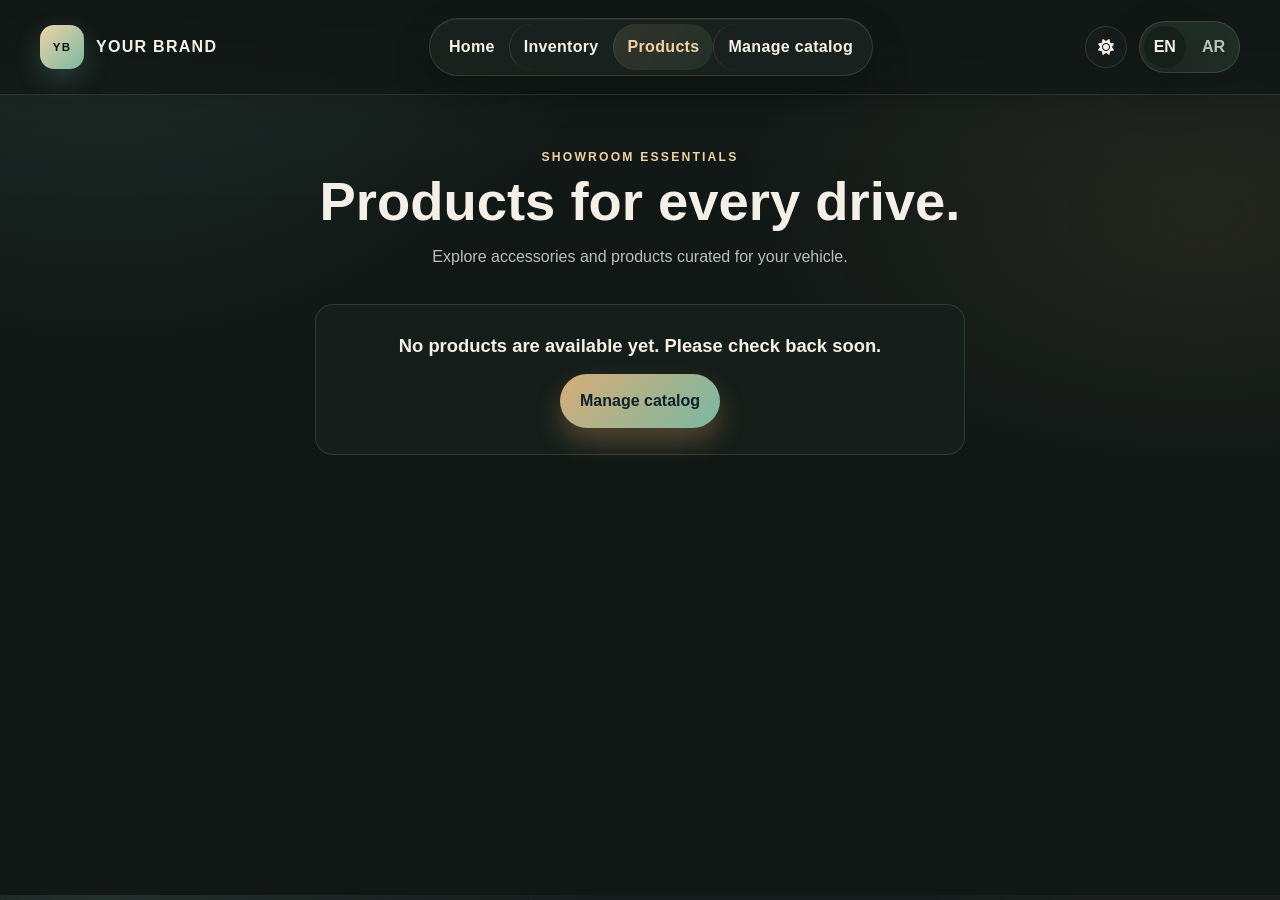
<file: products.html>
<!DOCTYPE html>
<html lang="en" dir="ltr">
  <head>
    <meta charset="UTF-8" />
    <meta name="viewport" content="width=device-width, initial-scale=1.0" />
    <meta name="description" content="Browse vehicle accessories and products at Your Brand." />
    <meta property="og:type" content="website" />
    <meta property="og:site_name" content="Your Brand" />
    <meta property="og:title" content="Your Brand | Products" />
    <meta property="og:description" content="Browse automotive accessories and products at Your Brand." />
    <meta property="og:locale" content="en_US" />
    <meta name="twitter:card" content="summary" />
    <title>Your Brand | Products</title>
    <link rel="preconnect" href="https://cdnjs.cloudflare.com" crossorigin />
    <link rel="stylesheet" href="https://cdnjs.cloudflare.com/ajax/libs/font-awesome/6.5.2/css/all.min.css" />
    <link rel="stylesheet" href="styles.css" />
    <script src="app.js" defer></script>
  </head>
  <body data-page="products">
    <header class="site-header">
      <div class="container header-inner">
        <a href="index.html" class="brand" aria-label="Your Brand home">
          <span class="brand-mark" aria-hidden="true"></span>
          <span>Your Brand</span>
        </a>
        <nav class="main-nav" aria-label="Main navigation" data-i18n-aria-label="mainNavigation">
          <a href="index.html" data-i18n="navHome">Home</a>
          <a href="inventory.html" data-i18n="navInventory">Inventory</a>
          <a href="products.html" aria-current="page" data-i18n="navbarProducts">Products</a>
          <a href="admin.html" data-i18n="navAdmin">Manage catalog</a>
        </nav>
        <div class="control-row">
          <button id="theme-toggle" class="icon-button" aria-label="Switch to light mode"><i class="fas fa-moon"></i></button>
          <div class="lang-switcher" aria-label="Language switcher" data-i18n-aria-label="languageSwitcher">
            <button class="lang-option is-active" data-lang-option="en" aria-pressed="true">EN</button>
            <button class="lang-option" data-lang-option="ar" aria-pressed="false">AR</button>
          </div>
        </div>
      </div>
    </header>

    <main class="products-page">
      <div class="container">
        <header class="products-heading" data-reveal>
          <span class="eyebrow" data-i18n="productsEyebrow">Showroom essentials</span>
          <h1 data-i18n="productsTitle">Products for every drive.</h1>
          <p data-i18n="productsIntro">Explore accessories and products curated for your vehicle.</p>
        </header>
        <div id="products-grid" class="products-grid" aria-live="polite"></div>
        <div id="products-empty" class="empty-card products-empty" hidden>
          <h2 data-i18n="productsEmpty">No products are available yet. Please check back soon.</h2>
          <a class="btn btn-primary" href="admin.html" data-i18n="navAdmin">Manage catalog</a>
        </div>
      </div>
    </main>
  </body>
</html>
</file>
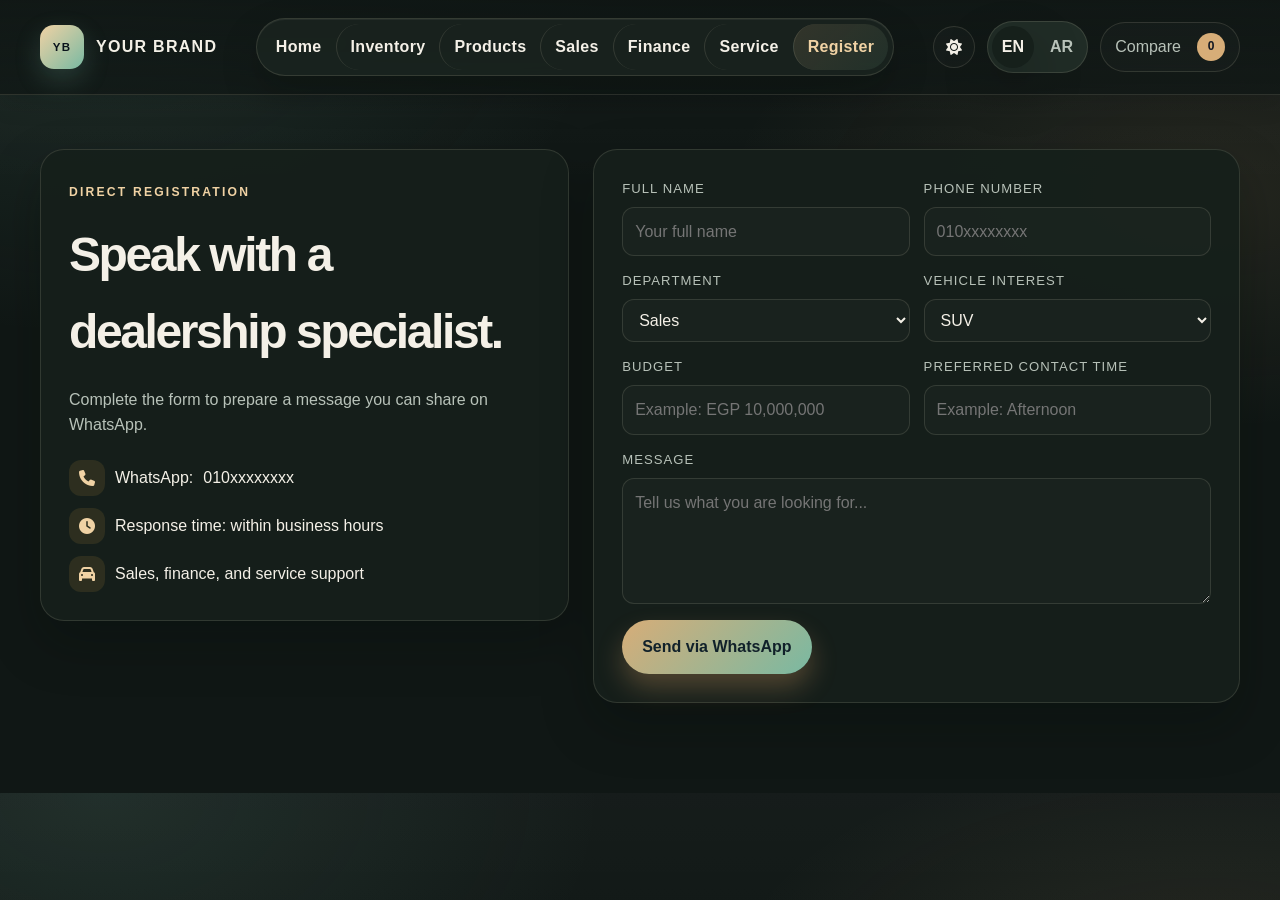
<file: register.html>
<!DOCTYPE html>
<html lang="en" dir="ltr">
  <head>
    <meta charset="UTF-8" />
    <meta name="viewport" content="width=device-width, initial-scale=1.0" />
    <meta name="description" content="Send a direct WhatsApp registration form for dealership sales, finance, and service inquiries." />
    <meta property="og:type" content="website" />
    <meta property="og:site_name" content="Your Brand" />
    <meta property="og:title" content="Your Brand | Contact our team" />
    <meta property="og:description" content="Contact Your Brand about premium vehicle sales, financing, or service in Egypt." />
    <meta property="og:locale" content="en_US" />
    <meta name="twitter:card" content="summary" />
    <title>Your Brand | Register via WhatsApp</title>
    <link rel="preconnect" href="https://cdnjs.cloudflare.com" crossorigin />
    <link rel="stylesheet" href="https://cdnjs.cloudflare.com/ajax/libs/font-awesome/6.5.2/css/all.min.css" />
    <link rel="stylesheet" href="styles.css" />
    <script src="vehicle-data.js" defer></script>
    <script src="app.js" defer></script>
  </head>
  <body data-page="register">
    <header class="site-header">
      <div class="container header-inner">
        <a href="index.html" class="brand" aria-label="Your Brand home">
          <span class="brand-mark" aria-hidden="true"></span>
          <span>Your Brand</span>
        </a>
        <nav class="main-nav" aria-label="Main navigation" data-i18n-aria-label="mainNavigation">
          <a href="index.html" data-i18n="navHome">Home</a>
          <a href="inventory.html" data-i18n="navInventory">Inventory</a>
          <a href="products.html" data-i18n="navbarProducts">Products</a>
          <a href="sales.html" data-i18n="navSales">Sales</a>
          <a href="finance.html" data-i18n="navFinance">Finance</a>
          <a href="service.html" data-i18n="navService">Service</a>
          <a href="register.html" data-i18n="navRegister">Register</a>
        </nav>
        <div class="control-row">
          <button id="theme-toggle" class="icon-button" aria-label="Switch to light mode"><i class="fas fa-moon"></i></button>
          <div class="lang-switcher" aria-label="Language switcher" data-i18n-aria-label="languageSwitcher">
            <button class="lang-option is-active" data-lang-option="en" aria-pressed="true">EN</button>
            <button class="lang-option" data-lang-option="ar" aria-pressed="false">AR</button>
          </div>
          <button id="compare-toggle" class="ghost-button" type="button">Compare <span class="compare-badge" data-compare-count>0</span></button>
        </div>
      </div>
    </header>

    <main class="register-page">
      <div class="container register-shell" data-reveal>
        <div class="register-sidebar">
          <span class="eyebrow" data-i18n="registerEyebrow">Direct registration</span>
          <h1 data-i18n="registerTitle">Speak with a dealership specialist.</h1>
          <p data-i18n="registerIntro">Complete the form to prepare a message you can share on WhatsApp.</p>
          <ul class="info-list">
            <li><i class="fas fa-phone"></i> <span data-i18n="registerPhoneLabel">WhatsApp:</span> <span data-i18n="registerPhonePlaceholder">010xxxxxxxx</span></li>
            <li><i class="fas fa-clock"></i> <span data-i18n="registerHours">Response time: within business hours</span></li>
            <li><i class="fas fa-car"></i> <span data-i18n="registerSupport">Sales, finance, and service support</span></li>
          </ul>
        </div>

        <form id="whatsapp-registration-form" class="register-form" novalidate>
          <div class="form-grid">
            <div class="form-field">
              <label for="customer-name" data-i18n="registerName">Full Name</label>
              <input id="customer-name" type="text" data-i18n-placeholder="registerNamePlaceholder" placeholder="Your full name" required />
            </div>
            <div class="form-field">
              <label for="customer-phone" data-i18n="registerPhone">Phone Number</label>
              <input id="customer-phone" type="tel" data-i18n-placeholder="registerPhonePlaceholder" placeholder="010xxxxxxxx" required />
            </div>
            <div class="form-field">
              <label for="registration-department" data-i18n="registerDepartment">Department</label>
              <select id="registration-department" required>
                <option value="Sales" data-i18n="registerSalesOption">Sales</option>
                <option value="Finance" data-i18n="registerFinanceOption">Finance</option>
                <option value="Service" data-i18n="registerServiceOption">Service</option>
                <option value="General inquiry" data-i18n="registerGeneralOption">General inquiry</option>
              </select>
            </div>
            <div class="form-field">
              <label for="registration-interest" data-i18n="registerInterest">Vehicle Interest</label>
              <select id="registration-interest">
                <option value="SUV" data-i18n="categorySUV">SUV</option>
                <option value="Sedan" data-i18n="categorySedan">Sedan</option>
                <option value="Coupe" data-i18n="categoryCoupe">Coupe</option>
                <option value="Sports" data-i18n="categorySports">Sports</option>
                <option value="Luxury" data-i18n="categoryLuxury">Luxury</option>
                <option value="Electric" data-i18n="categoryElectric">Electric</option>
                <option value="General inquiry" data-i18n="registerGeneralOption">General inquiry</option>
              </select>
            </div>
            <div class="form-field">
              <label for="registration-budget" data-i18n="registerBudget">Budget</label>
              <input id="registration-budget" type="text" data-i18n-placeholder="registerBudgetPlaceholder" placeholder="Example: EGP 10,000,000" />
            </div>
            <div class="form-field">
              <label for="registration-time" data-i18n="registerTime">Preferred Contact Time</label>
              <input id="registration-time" type="text" data-i18n-placeholder="registerTimePlaceholder" placeholder="Example: Afternoon" />
            </div>
            <div class="form-field form-field--full">
              <label for="registration-notes" data-i18n="registerNotes">Message</label>
              <textarea id="registration-notes" rows="4" data-i18n-placeholder="registerNotesPlaceholder" placeholder="Tell us what you are looking for..."></textarea>
            </div>
          </div>

          <div class="form-footer register-footer">
            <button class="btn btn-primary" type="submit" data-i18n="sendViaWhatsApp">Send via WhatsApp</button>
            <div id="registration-message" class="registration-message" aria-live="polite"></div>
          </div>
        </form>
      </div>
    </main>
  </body>
</html>
</file>
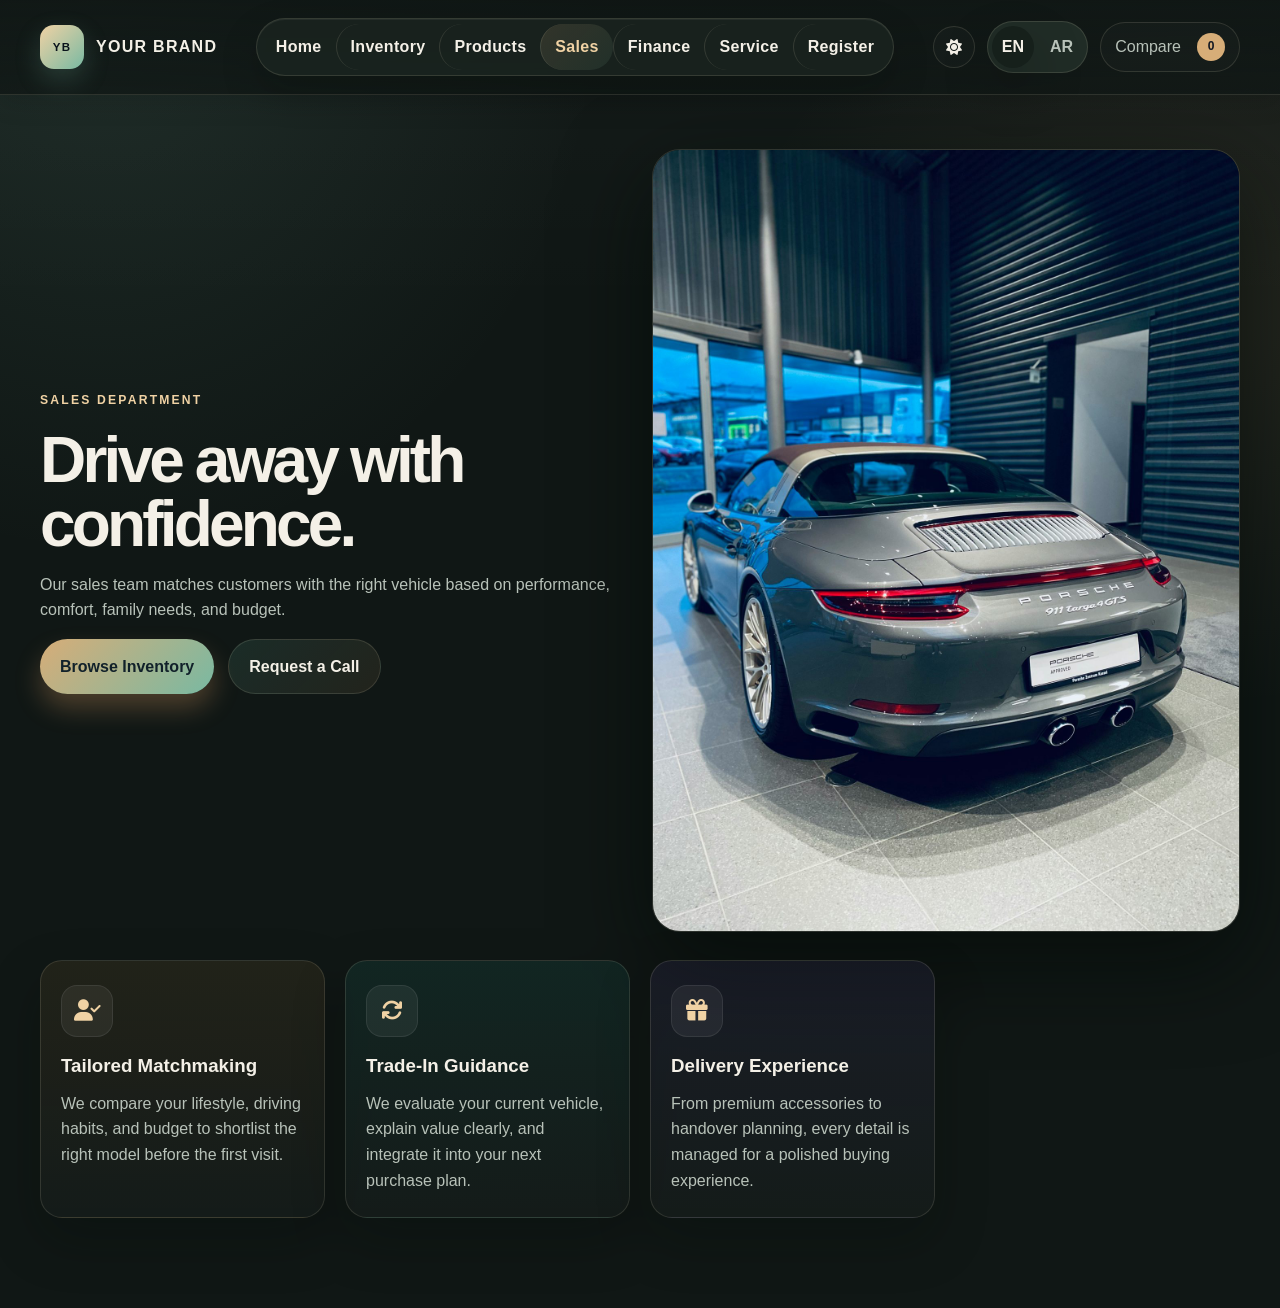
<file: sales.html>
<!DOCTYPE html>
<html lang="en" dir="ltr">
  <head>
    <meta charset="UTF-8" />
    <meta name="viewport" content="width=device-width, initial-scale=1.0" />
    <meta name="description" content="Your Brand sales department helps customers choose the right premium vehicle and complete a fast, informed purchase process." />
    <meta property="og:type" content="website" />
    <meta property="og:site_name" content="Your Brand" />
    <meta property="og:title" content="Your Brand | Sales Department" />
    <meta property="og:description" content="Find premium luxury and performance vehicles with personalized sales support in Egypt." />
    <meta property="og:locale" content="en_US" />
    <meta name="twitter:card" content="summary" />
    <title>Your Brand | Sales Department</title>
    <link rel="preconnect" href="https://cdnjs.cloudflare.com" crossorigin />
    <link rel="stylesheet" href="https://cdnjs.cloudflare.com/ajax/libs/font-awesome/6.5.2/css/all.min.css" />
    <link rel="stylesheet" href="styles.css" />
    <script src="vehicle-data.js" defer></script>
    <script src="app.js" defer></script>
  </head>
  <body data-page="sales">
    <header class="site-header">
      <div class="container header-inner">
        <a href="index.html" class="brand" aria-label="Your Brand home">
          <span class="brand-mark" aria-hidden="true"></span>
          <span>Your Brand</span>
        </a>
        <nav class="main-nav" aria-label="Main navigation" data-i18n-aria-label="mainNavigation">
          <a href="index.html" data-i18n="navHome">Home</a>
          <a href="inventory.html" data-i18n="navInventory">Inventory</a>
          <a href="products.html" data-i18n="navbarProducts">Products</a>
          <a href="sales.html" data-i18n="navSales">Sales</a>
          <a href="finance.html" data-i18n="navFinance">Finance</a>
          <a href="service.html" data-i18n="navService">Service</a>
          <a href="register.html" data-i18n="navRegister">Register</a>
        </nav>
        <div class="control-row">
          <button id="theme-toggle" class="icon-button" aria-label="Switch to light mode"><i class="fas fa-moon"></i></button>
          <div class="lang-switcher" aria-label="Language switcher" data-i18n-aria-label="languageSwitcher">
            <button class="lang-option is-active" data-lang-option="en" aria-pressed="true">EN</button>
            <button class="lang-option" data-lang-option="ar" aria-pressed="false">AR</button>
          </div>
          <button id="compare-toggle" class="ghost-button" type="button">Compare <span class="compare-badge" data-compare-count>0</span></button>
        </div>
      </div>
    </header>

    <main class="department-page">
      <div class="container department-hero" data-reveal>
        <div>
          <span class="eyebrow" data-i18n="salesEyebrow">Sales Department</span>
          <h1 data-i18n="salesTitle">Drive away with confidence.</h1>
          <p data-i18n="salesText">Our sales team matches customers with the right vehicle based on performance, comfort, family needs, and budget.</p>
          <div class="hero-actions">
            <a href="inventory.html" class="btn btn-primary" data-i18n="browseInventory">Browse Inventory</a>
            <a href="register.html" class="btn btn-secondary" data-i18n="requestCall">Request a Call</a>
          </div>
        </div>
        <div class="department-visual">
          <img src="assets/images/ron-muller-4bB2LE9jkag-unsplash.jpg" alt="Luxury dealership sales desk" decoding="async" fetchpriority="high" width="1440" height="1920" />
        </div>
      </div>

      <section class="container department-content" data-reveal>
        <div class="department-grid">
          <article class="department-card service-feature">
            <div class="icon"><i class="fas fa-user-check"></i></div>
            <h3 data-i18n="salesTailoredMatchmaking">Tailored Matchmaking</h3>
            <p data-i18n="salesTailoredMatchmakingText">We compare your lifestyle, driving habits, and budget to shortlist the right model before the first visit.</p>
          </article>
          <article class="department-card service-feature">
            <div class="icon"><i class="fas fa-arrows-rotate"></i></div>
            <h3 data-i18n="salesTradeInGuidance">Trade-In Guidance</h3>
            <p data-i18n="salesTradeInGuidanceText">We evaluate your current vehicle, explain value clearly, and integrate it into your next purchase plan.</p>
          </article>
          <article class="department-card service-feature">
            <div class="icon"><i class="fas fa-gift"></i></div>
            <h3 data-i18n="salesDeliveryExperience">Delivery Experience</h3>
            <p data-i18n="salesDeliveryExperienceText">From premium accessories to handover planning, every detail is managed for a polished buying experience.</p>
          </article>
        </div>
      </section>
    </main>
  </body>
</html>
</file>
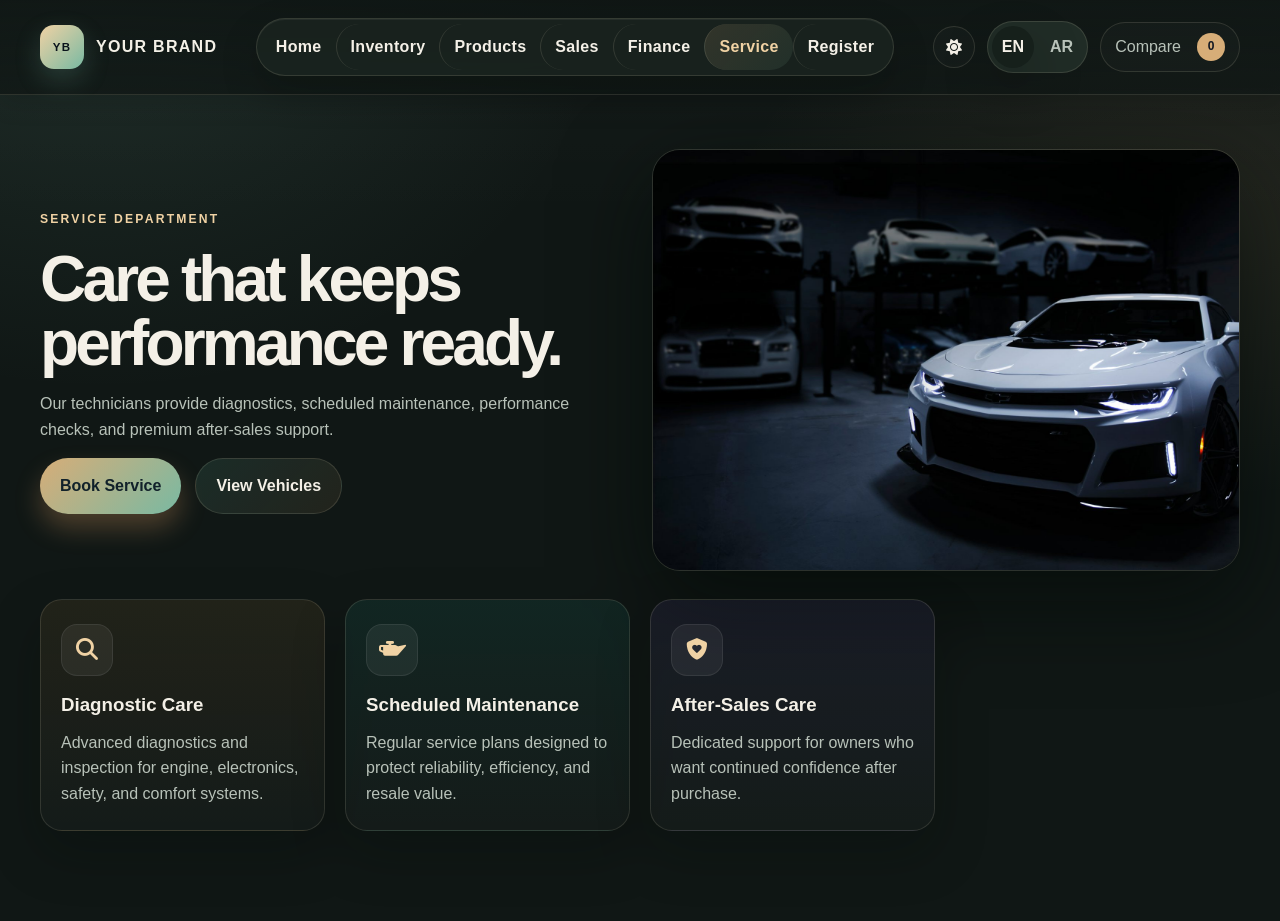
<file: service.html>
<!DOCTYPE html>
<html lang="en" dir="ltr">
  <head>
    <meta charset="UTF-8" />
    <meta name="viewport" content="width=device-width, initial-scale=1.0" />
    <meta name="description" content="Your Brand service department keeps every premium vehicle performing at its best with maintenance, repairs, and after-sales care." />
    <meta property="og:type" content="website" />
    <meta property="og:site_name" content="Your Brand" />
    <meta property="og:title" content="Your Brand | Service Department" />
    <meta property="og:description" content="Book premium vehicle maintenance and after-sales care with Your Brand in Egypt." />
    <meta property="og:locale" content="en_US" />
    <meta name="twitter:card" content="summary" />
    <title>Your Brand | Service Department</title>
    <link rel="preconnect" href="https://cdnjs.cloudflare.com" crossorigin />
    <link rel="stylesheet" href="https://cdnjs.cloudflare.com/ajax/libs/font-awesome/6.5.2/css/all.min.css" />
    <link rel="stylesheet" href="styles.css" />
    <script src="vehicle-data.js" defer></script>
    <script src="app.js" defer></script>
  </head>
  <body data-page="service">
    <header class="site-header">
      <div class="container header-inner">
        <a href="index.html" class="brand" aria-label="Your Brand home">
          <span class="brand-mark" aria-hidden="true"></span>
          <span>Your Brand</span>
        </a>
        <nav class="main-nav" aria-label="Main navigation" data-i18n-aria-label="mainNavigation">
          <a href="index.html" data-i18n="navHome">Home</a>
          <a href="inventory.html" data-i18n="navInventory">Inventory</a>
          <a href="products.html" data-i18n="navbarProducts">Products</a>
          <a href="sales.html" data-i18n="navSales">Sales</a>
          <a href="finance.html" data-i18n="navFinance">Finance</a>
          <a href="service.html" data-i18n="navService">Service</a>
          <a href="register.html" data-i18n="navRegister">Register</a>
        </nav>
        <div class="control-row">
          <button id="theme-toggle" class="icon-button" aria-label="Switch to light mode"><i class="fas fa-moon"></i></button>
          <div class="lang-switcher" aria-label="Language switcher" data-i18n-aria-label="languageSwitcher">
            <button class="lang-option is-active" data-lang-option="en" aria-pressed="true">EN</button>
            <button class="lang-option" data-lang-option="ar" aria-pressed="false">AR</button>
          </div>
          <button id="compare-toggle" class="ghost-button" type="button">Compare <span class="compare-badge" data-compare-count>0</span></button>
        </div>
      </div>
    </header>

    <main class="department-page">
      <div class="container department-hero" data-reveal>
        <div>
          <span class="eyebrow" data-i18n="serviceEyebrow">Service Department</span>
          <h1 data-i18n="serviceTitle">Care that keeps performance ready.</h1>
          <p data-i18n="serviceText">Our technicians provide diagnostics, scheduled maintenance, performance checks, and premium after-sales support.</p>
          <div class="hero-actions">
            <a href="register.html" class="btn btn-primary" data-i18n="bookService">Book Service</a>
            <a href="inventory.html" class="btn btn-secondary" data-i18n="viewVehicles">View Vehicles</a>
          </div>
        </div>
        <div class="department-visual">
          <img src="assets/images/peter-broomfield-m3m-lnR90uM-unsplash.jpg" alt="Vehicle service and inspection bay" decoding="async" fetchpriority="high" width="1920" height="1133" />
        </div>
      </div>

      <section class="container department-content" data-reveal>
        <div class="department-grid">
          <article class="department-card service-feature">
            <div class="icon"><i class="fas fa-magnifying-glass"></i></div>
            <h3 data-i18n="serviceFeature1">Diagnostic Care</h3>
            <p data-i18n="serviceFeature1Text">Advanced diagnostics and inspection for engine, electronics, safety, and comfort systems.</p>
          </article>
          <article class="department-card service-feature">
            <div class="icon"><i class="fas fa-oil-can"></i></div>
            <h3 data-i18n="serviceFeature2">Scheduled Maintenance</h3>
            <p data-i18n="serviceFeature2Text">Regular service plans designed to protect reliability, efficiency, and resale value.</p>
          </article>
          <article class="department-card service-feature">
            <div class="icon"><i class="fas fa-shield-heart"></i></div>
            <h3 data-i18n="serviceFeature3">After-Sales Care</h3>
            <p data-i18n="serviceFeature3Text">Dedicated support for owners who want continued confidence after purchase.</p>
          </article>
        </div>
      </section>
    </main>
  </body>
</html>
</file>
<file: styles.css>
:root {
  --bg: #101715;
  --bg-alt: #17211d;
  --panel: rgba(22, 31, 27, 0.94);
  --panel-soft: #202c26;
  --line: rgba(224, 215, 190, 0.14);
  --text: #f4f0e7;
  --muted: #b8c2b9;
  --primary: #d7ad78;
  --primary-strong: #f0d2a4;
  --secondary: #79b9a2;
  --secondary-strong: #a4d5c1;
  --accent: #9caa91;
  --accent-soft: rgba(156, 170, 145, 0.15);
  --success: #79b99a;
  --danger: #d98278;
  --shadow: 0 30px 90px rgba(4, 10, 7, 0.62);
  --soft-shadow: 0 22px 52px rgba(4, 10, 7, 0.26);
  --container: min(1200px, calc(100% - 40px));
}

body[data-theme="light"] {
  --bg: #f3f0e8;
  --bg-alt: #ebe8de;
  --panel: rgba(255, 254, 249, 0.96);
  --panel-soft: #ebe9df;
  --line: rgba(40, 54, 46, 0.14);
  --text: #202b25;
  --muted: #607066;
  --primary: #9b653b;
  --primary-strong: #81512f;
  --secondary: #397c68;
  --secondary-strong: #286b58;
  --accent: #65765e;
  --accent-soft: rgba(101, 118, 94, 0.12);
  --success: #287452;
  --danger: #ae4c43;
  --shadow: 0 22px 54px rgba(37, 45, 37, 0.1);
  --soft-shadow: 0 16px 38px rgba(37, 45, 37, 0.08);
}

@media (prefers-reduced-motion: reduce) {
  * {
    animation-duration: 0.01ms !important;
    animation-iteration-count: 1 !important;
    transition-duration: 0.01ms !important;
    scroll-behavior: auto !important;
  }
}

* { box-sizing: border-box; }
html { scroll-behavior: smooth; }
body {
  margin: 0;
  background:
    radial-gradient(ellipse at 8% 0%, rgba(121, 185, 162, 0.12), transparent 30%),
    radial-gradient(ellipse at 94% 24%, rgba(215, 173, 120, 0.1), transparent 28%),
    linear-gradient(180deg, rgba(255,255,255,0.025), transparent 24%), var(--bg);
  color: var(--text);
  font-family: "Segoe UI", "Noto Sans Arabic", Tahoma, Geneva, Verdana, sans-serif;
  line-height: 1.6;
}

body::before {
  content: "";
  position: fixed;
  inset: 0;
  background-image: radial-gradient(rgba(220, 210, 185, 0.14) 0.65px, transparent 0.65px);
  background-size: 22px 22px;
  opacity: 0.12;
  pointer-events: none;
}

body[data-theme="light"] {
  background:
    radial-gradient(ellipse at 8% 0%, rgba(57, 124, 104, 0.08), transparent 30%),
    radial-gradient(ellipse at 94% 24%, rgba(155, 101, 59, 0.07), transparent 28%),
    linear-gradient(180deg, rgba(255,255,255,0.62), transparent 24%), var(--bg);
}

body[data-theme="light"]::before {
  background-image: radial-gradient(rgba(40, 54, 46, 0.16) 0.65px, transparent 0.65px);
}

img { max-width: 100%; display: block; }
a { color: inherit; text-decoration: none; }
button, input, select, textarea { font: inherit; }

.container {
  width: var(--container);
  margin: 0 auto;
}

.sr-only {
  position: absolute;
  width: 1px;
  height: 1px;
  padding: 0;
  margin: -1px;
  overflow: hidden;
  clip: rect(0, 0, 0, 0);
  white-space: nowrap;
  border: 0;
}

.site-header {
  position: sticky;
  top: 0;
  z-index: 1000;
  backdrop-filter: blur(18px);
  background: linear-gradient(180deg, rgba(16, 23, 21, 0.94), rgba(16, 23, 21, 0.78));
  border-bottom: 1px solid var(--line);
  box-shadow: 0 8px 24px rgba(0, 0, 0, 0.12);
}
body[data-theme="light"] .site-header {
  background: linear-gradient(180deg, rgba(249, 248, 242, 0.96), rgba(243, 240, 232, 0.88));
}

.header-inner {
  display: flex;
  align-items: center;
  justify-content: space-between;
  gap: 20px;
  padding: 18px 0;
}

.brand {
  display: flex;
  align-items: center;
  gap: 12px;
  font-weight: 800;
  letter-spacing: 0.08em;
  text-transform: uppercase;
}

.brand-mark {
  width: 44px;
  height: 44px;
  border-radius: 14px;
  background: linear-gradient(135deg, var(--primary-strong), var(--secondary));
  position: relative;
  display: grid;
  place-items: center;
  color: #09131b;
  box-shadow: 0 10px 26px rgba(121, 185, 162, 0.22);
}

.brand-mark::before {
  content: "YB";
  font-size: 0.72rem;
  font-weight: 900;
}

.main-nav {
  display: flex;
  align-items: center;
  gap: 0;
  color: var(--text);
  background: rgba(27, 37, 32, 0.82);
  border: 1px solid var(--line);
  border-radius: 999px;
  padding: 5px;
  box-shadow: inset 0 1px 0 rgba(255,255,255,0.06), 0 16px 38px rgba(4, 10, 7, 0.2);
}
body[data-theme="light"] .main-nav {
  background: rgba(255, 254, 249, 0.82);
}

.main-nav a {
  position: relative;
  padding: 10px 14px;
  font-weight: 700;
  letter-spacing: 0.02em;
  border-radius: 999px;
  transition: color 0.2s ease, background 0.2s ease, box-shadow 0.2s ease;
  color: inherit;
}

.main-nav a + a {
  border-inline-start: 1px solid var(--line);
}

.main-nav a::after {
  content: "";
  position: absolute;
  left: 12px;
  right: 12px;
  bottom: 4px;
  height: 2px;
  background: linear-gradient(90deg, var(--secondary), var(--primary));
  transform: scaleX(0);
  transform-origin: center;
  transition: transform 0.2s ease;
}

.main-nav a:hover,
.main-nav a:focus-visible {
  color: var(--primary-strong);
  background: linear-gradient(135deg, rgba(215,173,120,0.12), rgba(121,185,162,0.1));
  box-shadow: inset 0 0 0 1px rgba(215,173,120,0.12);
}

.main-nav a[aria-current="page"] {
  color: var(--primary-strong);
  background: linear-gradient(135deg, rgba(215,173,120,0.14), rgba(121,185,162,0.1));
}

.main-nav a:hover::after,
.main-nav a:focus-visible::after {
  transform: scaleX(1);
}

.control-row {
  display: flex;
  align-items: center;
  gap: 12px;
}

.icon-button, .ghost-button, .btn {
  display: inline-flex;
  align-items: center;
  justify-content: center;
  gap: 8px;
  border-radius: 999px;
  border: 1px solid var(--line);
  background: rgba(255,255,255,0.02);
  color: var(--text);
  cursor: pointer;
  transition: all 0.25s ease;
}

.icon-button {
  width: 42px;
  height: 42px;
}

button:disabled {
 opacity: 0.7;
 cursor: not-allowed;
}

.ghost-button {
  padding: 10px 14px;
  color: var(--muted);
}

.lang-switcher {
  display: inline-flex;
  align-items: center;
  gap: 6px;
  background: var(--panel-soft);
  border: 1px solid var(--line);
  border-radius: 999px;
  padding: 4px;
}

.lang-option {
  border: 0;
  background: transparent;
  color: var(--muted);
  padding: 8px 10px;
  border-radius: 999px;
  cursor: pointer;
  font-weight: 600;
}
.lang-option.is-active {
  background: var(--panel);
  color: var(--text);
  box-shadow: var(--soft-shadow);
}

.btn {
  padding: 14px 20px;
  border: 0;
  font-weight: 600;
}

.btn-primary {
  background: linear-gradient(135deg, var(--primary), var(--secondary));
  color: #11212a;
  box-shadow: 0 14px 26px rgba(255, 179, 111, 0.25);
}

.btn-secondary {
  background: linear-gradient(135deg, rgba(122, 240, 212, 0.1), rgba(255, 179, 111, 0.08));
  border: 1px solid var(--line);
}

.btn-ghost {
  background: transparent;
  border: 1px solid var(--line);
  color: var(--text);
  padding: 10px 14px;
}

.compare-badge {
  min-width: 28px;
  min-height: 28px;
  border-radius: 50%;
  background: var(--primary);
  color: #111722;
  display: inline-grid;
  place-items: center;
  font-size: 0.75rem;
  font-weight: 700;
  margin-inline-start: 8px;
}

.hero {
  padding: 0;
}

.hero .container {
  width: 100%;
}

.hero-inner {
  position: relative;
}

.hero-copy {
  position: absolute;
  z-index: 3;
  top: 50%;
  inset-inline-start: max(40px, calc((100% - 1200px) / 2));
  width: min(560px, calc(55% - 40px));
  transform: translateY(-50%);
  display: grid;
  gap: 14px;
}

.hero-copy h1,
.hero-copy p,
.hero-copy .hero-metrics,
.hero-copy .hero-metrics strong {
  color: #fff;
}

.eyebrow {
  color: var(--primary-strong);
  text-transform: uppercase;
  letter-spacing: 0.18em;
  font-size: 0.76rem;
  font-weight: 700;
}

.hero-copy h1 {
  font-size: clamp(2.4rem, 4vw, 4.6rem);
  line-height: 0.98;
  margin: 0;
  letter-spacing: -0.06em;
  text-wrap: balance;
}

.hero-copy p {
  color: var(--muted);
  margin: 0;
  max-width: 620px;
}

.hero-actions {
  display: flex;
  flex-wrap: wrap;
  gap: 14px;
  margin-top: 12px;
}

.hero-metrics {
  display: flex;
  flex-wrap: wrap;
  gap: 18px;
  padding: 0;
  margin: 0;
  list-style: none;
  color: var(--muted);
}

.hero-metrics strong { color: var(--text); }

.hero-visual {
  position: relative;
  z-index: 0;
}

.hero-gallery {
  position: relative;
  overflow: hidden;
  height: clamp(420px, 54vw, 680px);
  box-shadow: var(--shadow);
  background: rgba(255,255,255,0.03);
  transform: translateY(0);
}

.hero-gallery::after {
  content: "";
  position: absolute;
  z-index: 1;
  inset: 0;
  background: linear-gradient(90deg, rgba(0,0,0,0.76), rgba(0,0,0,0.38) 42%, transparent 76%);
  pointer-events: none;
}

.hero-slide {
  position: absolute;
  inset: 0;
  opacity: 0;
  transform: scale(1.04);
  transition: opacity 0.8s ease, transform 0.8s ease;
}

.hero-slide.is-active {
  opacity: 1;
  transform: scale(1);
}

.hero-slide img {
  width: 100%;
  height: 100%;
  object-fit: cover;
}

.hero-slide__content {
  position: absolute;
  z-index: 2;
  top: 24px;
  right: 24px;
  display: flex;
  flex-direction: column;
  gap: 6px;
  background: rgba(7, 12, 17, 0.54);
  border: 1px solid rgba(255,255,255,0.1);
  backdrop-filter: blur(6px);
  border-radius: 18px;
  padding: 16px 18px;
  max-width: min(360px, 36%);
}

.hero-slide__content span {
  font-size: 0.72rem;
  text-transform: uppercase;
  letter-spacing: 0.12em;
  color: rgba(255, 255, 255, 0.86);
}

.hero-slide__content strong {
  font-size: clamp(1.3rem, 2vw, 2rem);
  color: #fff;
}

.hero-slide__content small {
  color: rgba(255, 255, 255, 0.82);
}

.hero-badge {
  position: absolute;
  right: 22px;
  bottom: 22px;
  background: rgba(9,12,18,0.78);
  border: 1px solid var(--line);
  backdrop-filter: blur(12px);
  padding: 18px 20px;
  border-radius: 20px;
  min-width: 220px;
}

.hero-badge strong {
  display: block;
  font-size: 1.5rem;
  margin-top: 6px;
}

.section {
  padding: 52px 0;
}

.section + .section {
  border-top: 1px solid rgba(255, 255, 255, 0.04);
}

[data-reveal] {
  opacity: 0;
  transform: translateY(24px);
  transition: opacity 0.7s ease, transform 0.7s ease;
}

[data-reveal].is-visible {
  opacity: 1;
  transform: translateY(0);
}

.section-header {
  display: flex;
  align-items: end;
  justify-content: space-between;
  gap: 16px;
  margin-bottom: 24px;
}

.section-header h2 {
  margin: 0;
  font-size: clamp(2rem, 3vw, 2.8rem);
  letter-spacing: -0.04em;
  text-wrap: balance;
}

.section-header a {
  color: var(--primary-strong);
  font-weight: 600;
}

.section-intro {
  max-width: 720px;
  color: var(--muted);
  margin: 0 0 22px;
}

.category-grid, .offers-grid, .news-grid, .testimonial-grid, .featured-grid, .inventory-grid, .similar-grid, .brand-showcase, .department-grid, .interior-grid {
  display: grid;
  gap: 20px;
}

.category-grid {
  grid-template-columns: repeat(6, minmax(0, 1fr));
}

.department-grid {
  grid-template-columns: repeat(4, minmax(0, 1fr));
}

.interior-grid {
  grid-template-columns: repeat(3, minmax(0, 1fr));
  gap: 20px;
}

.interior-card {
  background: linear-gradient(180deg, rgba(255,255,255,0.03), rgba(255,255,255,0.01));
  border: 1px solid var(--line);
  border-radius: 24px;
  overflow: hidden;
  box-shadow: var(--soft-shadow);
}

.interior-card img {
  height: 230px;
  width: 100%;
  object-fit: cover;
}

.interior-card__content {
  padding: 18px 18px 22px;
}

.interior-card__content h3 {
  margin: 0 0 8px;
}

.interior-card__content p {
  margin: 0;
  color: var(--muted);
}

.department-card {
  background: linear-gradient(180deg, rgba(255,255,255,0.02), rgba(255,255,255,0.015));
  border: 1px solid var(--line);
  border-radius: 22px;
  padding: 24px 20px;
  box-shadow: var(--soft-shadow);
  position: relative;
  overflow: hidden;
}

.department-card:nth-child(1) {
  background: linear-gradient(180deg, rgba(242,169,75,0.08), rgba(255,255,255,0.02));
}

.department-card:nth-child(2) {
  background: linear-gradient(180deg, rgba(42,212,191,0.08), rgba(255,255,255,0.02));
}

.department-card:nth-child(3) {
  background: linear-gradient(180deg, rgba(139,107,255,0.08), rgba(255,255,255,0.02));
}

.department-card:nth-child(4) {
  background: linear-gradient(180deg, rgba(255,109,122,0.08), rgba(255,255,255,0.02));
}

.department-card .icon {
  width: 52px;
  height: 52px;
  display: grid;
  place-items: center;
  border-radius: 16px;
  background: rgba(255,255,255,0.06);
  color: var(--primary-strong);
  margin-bottom: 14px;
  font-size: 1.35rem;
  border: 1px solid rgba(255,255,255,0.08);
}

.department-card h3 {
  margin: 0 0 10px;
}

.department-card p {
  margin: 0;
  color: var(--muted);
}

.text-link {
  display: inline-block;
  margin-top: 14px;
  color: var(--primary-strong);
  font-weight: 700;
}

.category-card {
  background: var(--panel);
  border: 1px solid var(--line);
  border-radius: 20px;
  padding: 24px 18px;
  text-align: center;
  box-shadow: var(--soft-shadow);
  transition: transform 0.25s ease, border-color 0.25s ease;
}
.category-card:hover {
  transform: translateY(-4px);
  border-color: rgba(217, 164, 65, 0.7);
}
.category-card .icon {
  width: 54px;
  height: 54px;
  display: grid;
  place-items: center;
  border-radius: 16px;
  margin: 0 auto 12px;
  background: rgba(217, 164, 65, 0.12);
  color: var(--primary-strong);
  font-size: 1.4rem;
}

.featured-grid {
  grid-template-columns: repeat(4, minmax(0, 1fr));
}

.vehicle-card {
  background: var(--panel);
  border: 1px solid var(--line);
  border-radius: 24px;
  overflow: hidden;
  box-shadow: var(--soft-shadow);
  transition: transform 0.25s ease, border-color 0.25s ease;
}
.vehicle-card:hover {
  transform: translateY(-6px);
  border-color: rgba(217, 164, 65, 0.6);
}

.vehicle-card__media {
  position: relative;
  aspect-ratio: 1.35;
  overflow: hidden;
}
.vehicle-card__media img {
  width: 100%;
  height: 100%;
  object-fit: cover;
}

.vehicle-card__status {
  position: absolute;
  left: 14px;
  top: 14px;
  background: rgba(19, 22, 31, 0.82);
  border: 1px solid var(--line);
  padding: 7px 10px;
  border-radius: 999px;
  font-size: 0.72rem;
  font-weight: 700;
}
.vehicle-card__status.available { color: var(--success); }
.vehicle-card__status.limited { color: var(--secondary); }
.vehicle-card__status.reserved { color: var(--danger); }

.vehicle-card__actions {
  position: absolute;
  display: flex;
  gap: 8px;
  right: 14px;
  bottom: 14px;
}
.card-action {
  width: 38px;
  height: 38px;
  border-radius: 50%;
  border: 1px solid var(--line);
  background: rgba(11, 16, 24, 0.7);
  color: var(--text);
  cursor: pointer;
}
.card-action.is-active {
  background: rgba(217, 164, 65, 0.2);
  color: var(--primary-strong);
}

.vehicle-card__body {
  padding: 18px 18px 16px;
}
.vehicle-card__meta {
  display: flex;
  justify-content: space-between;
  color: var(--muted);
  font-size: 0.74rem;
  text-transform: uppercase;
  letter-spacing: 0.08em;
}
.vehicle-card__body h3 {
  margin: 10px 0 8px;
  font-size: 1.5rem;
  line-height: 1.1;
}
.vehicle-card__body h3 span {
  font-size: 0.8rem;
  color: var(--muted);
  font-weight: 400;
  margin-inline-start: 8px;
}
.vehicle-card__specs {
  display: flex;
  flex-wrap: wrap;
  gap: 8px;
  color: var(--muted);
  font-size: 0.78rem;
}
.vehicle-card__specs span {
  background: rgba(255,255,255,0.03);
  border: 1px solid var(--line);
  border-radius: 999px;
  padding: 5px 8px;
}
.vehicle-card__footer {
  margin-top: 18px;
  display: flex;
  justify-content: space-between;
  align-items: end;
  gap: 12px;
}
.price-group {
  display: grid;
  gap: 3px;
}
.price-group .label {
  color: var(--muted);
  font-size: 0.68rem;
  text-transform: uppercase;
  letter-spacing: 0.08em;
}
.price-group strong {
  font-size: 1.25rem;
}
.card-links {
  display: flex;
  gap: 8px;
}

.department-page {
  padding: 54px 0 90px;
}

.department-hero {
  display: grid;
  grid-template-columns: 1fr 1fr;
  gap: 24px;
  align-items: center;
  margin-bottom: 28px;
}

.department-hero h1 {
  margin: 16px 0 16px;
  font-size: clamp(2.5rem, 5vw, 4rem);
  line-height: 1;
  letter-spacing: -0.06em;
}

.department-hero p {
  color: var(--muted);
  max-width: 580px;
}

.department-visual {
  overflow: hidden;
  border-radius: 28px;
  border: 1px solid var(--line);
  box-shadow: var(--shadow);
}

.department-visual img {
  width: 100%;
  height: 100%;
  min-height: 420px;
  object-fit: cover;
}

.department-content {
  margin-top: 20px;
}

.register-page {
  padding: 54px 0 90px;
}

.register-shell {
  display: grid;
  grid-template-columns: 0.9fr 1.1fr;
  gap: 24px;
  align-items: start;
}

.register-sidebar,
.register-form {
  background: var(--panel);
  border: 1px solid var(--line);
  border-radius: 24px;
  box-shadow: var(--soft-shadow);
  padding: 28px;
}

.register-sidebar h1 {
  margin: 14px 0;
  font-size: clamp(2.1rem, 4vw, 3rem);
  letter-spacing: -0.05em;
}

.register-sidebar p {
  color: var(--muted);
}

.info-list {
  list-style: none;
  margin: 22px 0 0;
  padding: 0;
  display: grid;
  gap: 12px;
  color: var(--text);
}

.info-list li {
  display: flex;
  align-items: center;
  gap: 10px;
}

.info-list i {
  width: 36px;
  height: 36px;
  display: grid;
  place-items: center;
  border-radius: 12px;
  background: rgba(217, 164, 65, 0.12);
  color: var(--primary-strong);
}

.register-form .form-grid {
  grid-template-columns: repeat(2, minmax(0, 1fr));
}

.register-form .form-field {
  opacity: 0;
  transform: translateY(12px);
}

.register-shell.is-visible .register-sidebar > *,
.register-shell.is-visible .register-form .form-field,
.register-shell.is-visible .register-footer {
  animation: registerContentIn 0.55s ease both;
}

.register-shell.is-visible .register-sidebar > *:nth-child(1) { animation-delay: 0.08s; }
.register-shell.is-visible .register-sidebar > *:nth-child(2) { animation-delay: 0.16s; }
.register-shell.is-visible .register-sidebar > *:nth-child(3) { animation-delay: 0.24s; }
.register-shell.is-visible .register-sidebar > *:nth-child(4) { animation-delay: 0.32s; }
.register-shell.is-visible .register-form .form-field:nth-child(1) { animation-delay: 0.12s; }
.register-shell.is-visible .register-form .form-field:nth-child(2) { animation-delay: 0.19s; }
.register-shell.is-visible .register-form .form-field:nth-child(3) { animation-delay: 0.26s; }
.register-shell.is-visible .register-form .form-field:nth-child(4) { animation-delay: 0.33s; }
.register-shell.is-visible .register-form .form-field:nth-child(5) { animation-delay: 0.40s; }
.register-shell.is-visible .register-form .form-field:nth-child(6) { animation-delay: 0.47s; }
.register-shell.is-visible .register-form .form-field:nth-child(7) { animation-delay: 0.54s; }
.register-shell.is-visible .register-footer { animation-delay: 0.61s; }

@keyframes registerContentIn {
  from {
    opacity: 0;
    transform: translateY(12px);
  }
  to {
    opacity: 1;
    transform: translateY(0);
  }
}

.form-field--full {
  grid-column: 1 / -1;
}

.register-footer {
  align-items: center;
}

.registration-message {
  display: none;
  border-radius: 12px;
  padding: 10px 12px;
  font-weight: 600;
}

.registration-message.is-success {
  display: block;
  background: rgba(57, 217, 138, 0.12);
  color: var(--success);
}

.registration-message.is-error {
  display: block;
  background: rgba(255, 94, 91, 0.12);
  color: var(--danger);
}

.why-grid {
  display: grid;
  grid-template-columns: repeat(4, minmax(0, 1fr));
  gap: 18px;
}
.feature-box {
  background: var(--panel);
  border: 1px solid var(--line);
  border-radius: 18px;
  padding: 22px;
}
.feature-box .icon {
  width: 48px;
  height: 48px;
  border-radius: 12px;
  display: grid;
  place-items: center;
  background: rgba(217,164,65,0.12);
  color: var(--primary-strong);
  margin-bottom: 12px;
  font-size: 1.2rem;
}

.offers-grid {
  grid-template-columns: repeat(3, minmax(0, 1fr));
}
.offer-card {
  padding: 26px;
  border-radius: 22px;
  background: linear-gradient(135deg, rgba(215,173,120,0.08), rgba(121,185,162,0.08));
  border: 1px solid var(--line);
}
.offer-card .tag {
  color: var(--primary-strong);
  text-transform: uppercase;
  letter-spacing: 0.12em;
  font-size: 0.7rem;
  font-weight: 700;
}
.offer-card h3 { margin: 14px 0 8px; }
.offer-card .offer-meta {
  display: flex;
  justify-content: space-between;
  align-items: center;
  margin-top: 18px;
  color: var(--muted);
}
.offer-card .price {
  font-size: 2rem;
  color: var(--text);
  font-weight: 700;
}

.brand-showcase {
  grid-template-columns: repeat(4, minmax(0, 1fr));
  margin-top: 18px;
}
.brand-pill {
  display: flex;
  align-items: center;
  justify-content: center;
  gap: 14px;
  min-height: 100px;
  padding: 18px;
  border-radius: 16px;
  background: var(--panel);
  border: 1px solid var(--line);
  color: var(--text);
  font-weight: 700;
  transition: transform 0.2s ease, border-color 0.2s ease, box-shadow 0.2s ease;
}

.brand-pill:hover {
  transform: translateY(-2px);
  border-color: var(--primary);
  box-shadow: var(--soft-shadow);
}

.brand-pill__logo {
  display: block;
  flex: 0 0 48px;
  width: 48px;
  height: 48px;
  object-fit: contain;
  color: var(--primary-strong);
}

.brand-pill__logo--mercedes {
  color: #a7adb5;
}

.brand-pill__logo--lexus {
  color: #183b68;
}

.brand-pill__logo--range-rover {
  color: #315a47;
}

.brand-pill__wordmark {
  color: var(--text);
  font-size: 0.84rem;
  font-weight: 700;
  letter-spacing: 0.035em;
  line-height: 1.25;
}

.price-estimate-note {
  display: block;
  color: var(--muted);
  font-size: 0.78rem;
  margin-top: 4px;
}

.testimonial-grid {
  grid-template-columns: repeat(3, minmax(0, 1fr));
}
.testimonial-card {
  background: var(--panel);
  border: 1px solid var(--line);
  border-radius: 20px;
  padding: 22px;
}
.testimonial-card .badge {
  display: inline-flex;
  padding: 6px 10px;
  border-radius: 999px;
  background: rgba(57,217,138,0.08);
  color: var(--success);
  font-size: 0.7rem;
  margin-bottom: 12px;
}
.testimonial-card blockquote {
  margin: 0 0 18px;
  font-size: 1.04rem;
  color: var(--text);
}
.author {
  display: flex;
  align-items: center;
  gap: 10px;
}
.author .avatar {
  width: 42px;
  height: 42px;
  border-radius: 50%;
  display: grid;
  place-items: center;
  color: white;
  background: linear-gradient(135deg, var(--primary), var(--secondary));
  font-weight: 700;
}

.news-grid {
  grid-template-columns: repeat(3, minmax(0, 1fr));
}
.news-card {
  background: var(--panel);
  border: 1px solid var(--line);
  border-radius: 20px;
  overflow: hidden;
}
.news-card img {
  height: 220px;
  width: 100%;
  object-fit: cover;
}
.news-card__content {
  padding: 18px;
}
.news-card .meta {
  display: flex;
  justify-content: space-between;
  color: var(--muted);
  font-size: 0.75rem;
}
.news-card h3 { margin: 12px 0 10px; }

.contact-wrap {
  display: grid;
  grid-template-columns: 1.2fr 0.8fr;
  gap: 30px;
  align-items: stretch;
}
.contact-details, .map-placeholder {
  background: var(--panel);
  border: 1px solid var(--line);
  border-radius: 22px;
  padding: 24px;
}
.contact-list {
  list-style: none;
  padding: 0;
  margin: 22px 0 0;
  display: grid;
  gap: 18px;
}
.contact-row {
  display: flex;
  gap: 12px;
  align-items: flex-start;
}
.contact-row i {
  width: 40px;
  height: 40px;
  display: grid;
  place-items: center;
  border-radius: 12px;
  background: rgba(217,164,65,0.12);
  color: var(--primary-strong);
}
.map-placeholder {
  display: grid;
  place-items: center;
  min-height: 240px;
  background: linear-gradient(135deg, rgba(255,255,255,0.02), rgba(217,164,65,0.12));
  color: var(--muted);
  overflow: hidden;
}

.map-frame {
  width: 100%;
  height: 100%;
  min-height: 320px;
  border: 0;
  border-radius: 18px;
  background: rgba(255,255,255,0.02);
}

.site-footer {
  padding: 30px 0 60px;
  border-top: 1px solid var(--line);
}
.footer-inner {
  display: flex;
  justify-content: space-between;
  gap: 30px;
  align-items: center;
}
.footer-links {
  display: flex;
  flex-wrap: wrap;
  gap: 18px;
  color: var(--muted);
}
.social-links {
  display: flex;
  gap: 10px;
}
.social-links a {
  width: 38px;
  height: 38px;
  display: grid;
  place-items: center;
  border-radius: 50%;
  background: rgba(255,255,255,0.04);
  border: 1px solid var(--line);
}

.inventory-page {
  padding: 54px 0 100px;
}
.inventory-shell {
  display: grid;
  grid-template-columns: 300px minmax(0, 1fr);
  gap: 24px;
}
.filters-panel {
  background: var(--panel);
  border: 1px solid var(--line);
  border-radius: 22px;
  box-shadow: var(--soft-shadow);
  padding: 20px;
  height: fit-content;
  position: sticky;
  top: 96px;
}
.filter-group {
  display: grid;
  gap: 10px;
  margin-bottom: 18px;
}
.filter-group label {
  color: var(--muted);
  font-size: 0.8rem;
  text-transform: uppercase;
  letter-spacing: 0.08em;
}
.filter-select, .filter-input {
  width: 100%;
  background: rgba(255,255,255,0.02);
  border: 1px solid var(--line);
  color: var(--text);
  border-radius: 12px;
  padding: 11px 12px;
}
.filter-row {
  display: flex;
  justify-content: space-between;
  align-items: center;
  gap: 10px;
  margin-top: 12px;
}
.catalog-panel {
  display: grid;
  gap: 18px;
}
.toolbar {
  display: flex;
  justify-content: space-between;
  align-items: center;
  gap: 12px;
}
.result-count {
  color: var(--muted);
  font-weight: 600;
}
.inventory-manage-link { margin-inline-start: auto; white-space: nowrap; }
.sort-box select {
  background: var(--panel);
  border: 1px solid var(--line);
  color: var(--text);
  border-radius: 12px;
  padding: 10px 12px;
}

.inventory-grid {
  grid-template-columns: repeat(2, minmax(0, 1fr));
}
.empty-card {
  background: var(--panel);
  border: 1px solid var(--line);
  border-radius: 18px;
  padding: 26px;
  text-align: center;
}

.favorite-list {
  display: grid;
  gap: 12px;
}
.favorites-grid {
  display: grid;
  grid-template-columns: repeat(2, minmax(0, 1fr));
  gap: 14px;
}
.favorite-item {
  display: flex;
  gap: 14px;
  align-items: center;
  background: var(--panel);
  border: 1px solid var(--line);
  border-radius: 16px;
  padding: 8px 12px;
}
.favorite-item img {
  width: 96px;
  height: 80px;
  border-radius: 12px;
  object-fit: cover;
}
.favorite-item h4 { margin: 0; }
.favorite-item p { margin: 4px 0; color: var(--muted); }
.favorite-actions { display: flex; justify-content: space-between; gap: 10px; }
.link-button, .text-button {
  border: 0;
  background: transparent;
  color: var(--primary-strong);
  cursor: pointer;
  font-weight: 600;
}
.muted-callout {
  color: var(--muted);
}

.detail-page {
  padding: 54px 0 80px;
}
.detail-hero {
  display: grid;
  grid-template-columns: 1.15fr 0.85fr;
  gap: 22px;
  align-items: start;
}
.image-gallery {
  background: var(--panel);
  border: 1px solid var(--line);
  border-radius: 26px;
  padding: 18px;
  box-shadow: var(--soft-shadow);
}
.main-image-box {
  position: relative;
  overflow: hidden;
  border-radius: 24px;
  aspect-ratio: 1.45;
  cursor: zoom-in;
}
.main-image-box img {
  width: 100%;
  height: 100%;
  object-fit: cover;
}
.gallery-nav {
  position: absolute;
  inset: auto 14px 14px 14px;
  display: flex;
  justify-content: space-between;
  gap: 10px;
}
.gallery-control {
  width: 42px;
  height: 42px;
  background: rgba(10,12,18,0.7);
  border: 1px solid var(--line);
  color: var(--text);
  border-radius: 50%;
  cursor: pointer;
}
.gallery-thumbs {
  display: grid;
  grid-template-columns: repeat(4, minmax(0, 1fr));
  gap: 10px;
  margin-top: 12px;
}
.thumb-button {
  padding: 0;
  border: 1px solid var(--line);
  background: transparent;
  border-radius: 14px;
  overflow: hidden;
  cursor: pointer;
}
.thumb-button.is-active {
  border-color: rgba(217,164,65,0.8);
}
.thumb-button img {
  width: 100%;
  height: 88px;
  object-fit: cover;
}
.detail-summary {
  display: grid;
  gap: 18px;
  background: var(--panel);
  border: 1px solid var(--line);
  border-radius: 26px;
  padding: 22px;
}
.detail-summary h1 {
  margin: 0;
  font-size: clamp(2rem, 3vw, 3rem);
  letter-spacing: -0.05em;
}
.detail-price-line {
  display: flex;
  align-items: center;
  justify-content: space-between;
  gap: 12px;
  border-bottom: 1px solid var(--line);
  padding-bottom: 10px;
}
.big-price {
  font-size: 2rem;
  font-weight: 800;
}
.detail-price-group {
  min-width: 0;
}
.availability-pill {
  padding: 8px 12px;
  border-radius: 999px;
  background: rgba(57,217,138,0.08);
  color: var(--success);
  font-weight: 700;
}
.vehicle-actions {
  display: flex;
  flex-wrap: wrap;
  gap: 10px;
}
.action-button {
  background: var(--panel-soft);
  border: 1px solid var(--line);
  border-radius: 999px;
  color: var(--text);
  padding: 12px 16px;
  cursor: pointer;
}
.action-button.is-active {
  background: rgba(217,164,65,0.07);
  color: var(--primary-strong);
  border-color: rgba(217,164,65,0.35);
}
.summary-grid {
  display: grid;
  grid-template-columns: repeat(2, minmax(0, 1fr));
  gap: 12px;
}
.summary-item {
  display: flex;
  justify-content: space-between;
  gap: 10px;
  background: rgba(255,255,255,0.02);
  border: 1px solid var(--line);
  border-radius: 14px;
  padding: 10px 12px;
  color: var(--muted);
}
.summary-item strong { color: var(--text); }

.content-grid {
  display: grid;
  grid-template-columns: 1.2fr 0.8fr;
  gap: 22px;
  margin-top: 28px;
}
.detail-card {
  background: var(--panel);
  border: 1px solid var(--line);
  border-radius: 24px;
  padding: 24px;
  box-shadow: var(--soft-shadow);
}
.detail-card h3 {
  margin: 0 0 14px;
  font-size: 1.6rem;
}
.detail-card p { color: var(--muted); }
.feature-list {
  display: grid;
  grid-template-columns: repeat(2, minmax(0, 1fr));
  gap: 10px 18px;
  list-style: none;
  padding: 0;
  margin: 0;
  color: var(--text);
}
.feature-list li::before {
  content: "•";
  color: var(--primary-strong);
  margin-inline-end: 8px;
}
.spec-list {
  display: grid;
  gap: 10px;
}
.spec-item {
  display: flex;
  justify-content: space-between;
  gap: 12px;
  padding: 12px 14px;
  background: rgba(255,255,255,0.02);
  border: 1px solid var(--line);
  border-radius: 12px;
}
.spec-item span { color: var(--muted); }

.similar-grid {
  grid-template-columns: repeat(3, minmax(0, 1fr));
  margin-top: 18px;
}
.similar-card {
  background: var(--panel);
  border: 1px solid var(--line);
  border-radius: 18px;
  overflow: hidden;
}
.similar-card img {
  height: 200px;
  width: 100%;
  object-fit: cover;
}
.similar-card__content {
  padding: 14px;
}
.similar-card__content h4 { margin: 0 0 8px; }

.finance-panel,
.booking-panel {
  margin-top: 26px;
  background: var(--panel);
  border: 1px solid var(--line);
  border-radius: 22px;
  padding: 24px;
}
.form-grid {
  display: grid;
  grid-template-columns: repeat(2, minmax(0, 1fr));
  gap: 14px;
}
.form-field {
  display: grid;
  gap: 8px;
}
.form-field label {
  color: var(--muted);
  font-size: 0.82rem;
  text-transform: uppercase;
  letter-spacing: 0.08em;
}
.form-field input, .form-field select, .form-field textarea {
  width: 100%;
  border: 1px solid var(--line);
  border-radius: 12px;
  background: rgba(255,255,255,0.02);
  color: var(--text);
  padding: 11px 12px;
}
.form-footer {
  margin-top: 16px;
  display: flex;
  align-items: center;
  justify-content: space-between;
  gap: 18px;
}
.result-box {
  color: var(--primary-strong);
  font-weight: 600;
}
.booking-message,
.status-message {
  display: none;
  border-radius: 12px;
  padding: 12px 14px;
  margin-top: 12px;
  font-weight: 600;
}
.booking-message.is-success,
.status-message.success {
  background: rgba(57,217,138,0.12);
  color: var(--success);
  display: block;
}
.booking-message.is-error,
.status-message.warning {
  background: rgba(255,94,91,0.1);
  color: var(--danger);
  display: block;
}
.booking-message.is-visible,
.status-message.is-visible {
  display: block;
}

.compare-panel {
  position: fixed;
  right: 22px;
  bottom: 22px;
  width: min(680px, calc(100% - 28px));
  max-height: 72vh;
  overflow: auto;
  background: var(--panel);
  border: 1px solid var(--line);
  border-radius: 24px;
  box-shadow: var(--shadow);
  transform: translateY(120%);
  transition: transform 0.28s ease;
  z-index: 999;
}
.compare-panel.is-open {
  transform: translateY(0);
}
.compare-panel__header {
  display: flex;
  align-items: center;
  justify-content: space-between;
  gap: 10px;
  padding: 20px 22px 12px;
  border-bottom: 1px solid var(--line);
}
.compare-panel__body {
  padding: 0 18px 18px;
  overflow: auto;
}
.compare-table {
  width: 100%;
  border-collapse: collapse;
}
.compare-table th, .compare-table td {
  text-align: left;
  padding: 12px 10px;
  border-bottom: 1px solid var(--line);
  vertical-align: top;
}
.compare-header {
  display: grid;
  gap: 10px;
}
.comparison-remove {
  border: 0;
  background: transparent;
  color: var(--danger);
  font-weight: 600;
  cursor: pointer;
}
.empty-compare-state {
  padding: 24px 12px 10px;
  color: var(--muted);
}

.assistant-widget {
  position: fixed;
  right: 22px;
  bottom: 22px;
  width: min(360px, calc(100% - 28px));
  background: var(--panel);
  border: 1px solid var(--line);
  border-radius: 24px;
  box-shadow: var(--shadow);
  overflow: hidden;
  z-index: 998;
  display: none;
}
.assistant-widget.is-open {
  display: block;
}
.assistant-reopen {
  position: fixed;
  right: 22px;
  bottom: 22px;
  z-index: 997;
  display: block;
}
.assistant-widget.is-minimized .assistant-body,
.assistant-widget.is-minimized .assistant-form {
  display: none;
}
.assistant-header {
  display: flex;
  align-items: center;
  justify-content: space-between;
  padding: 14px 16px;
  background: rgba(217,164,65,0.08);
  border-bottom: 1px solid var(--line);
}
.assistant-header strong {
  display: flex;
  align-items: center;
  gap: 8px;
}
.assistant-header .dot {
  width: 10px;
  height: 10px;
  border-radius: 50%;
  background: var(--success);
  box-shadow: 0 0 12px rgba(57,217,138,0.9);
}
.assistant-actions {
  display: flex;
  gap: 8px;
}
.assistant-actions button {
  border: 0;
  background: transparent;
  color: var(--text);
  cursor: pointer;
  font-size: 1rem;
}
.assistant-body {
  padding: 14px 16px 0;
  max-height: 220px;
  overflow: auto;
}
.assistant-message {
  display: grid;
  gap: 10px;
  color: var(--muted);
}
.assistant-thinking {
  display: flex;
  align-items: center;
  gap: 10px;
  min-height: 34px;
  color: var(--muted);
}
.assistant-thinking__dots { display: inline-flex; gap: 4px; }
.assistant-thinking__dots i {
  width: 6px;
  height: 6px;
  border-radius: 50%;
  background: var(--primary-strong);
  animation: assistant-dot-pulse 1s ease-in-out infinite;
}
.assistant-thinking__dots i:nth-child(2) { animation-delay: .14s; }
.assistant-thinking__dots i:nth-child(3) { animation-delay: .28s; }
@keyframes assistant-dot-pulse {
  0%, 60%, 100% { opacity: .35; transform: translateY(0); }
  30% { opacity: 1; transform: translateY(-3px); }
}
.assistant-card {
  display: flex;
  gap: 10px;
  align-items: center;
  background: rgba(255,255,255,0.02);
  border: 1px solid var(--line);
  border-radius: 12px;
  padding: 8px;
}
.assistant-card img {
  width: 64px;
  height: 54px;
  object-fit: cover;
  border-radius: 10px;
}
.assistant-card p {
  margin: 4px 0 0;
  color: var(--primary-strong);
  font-weight: 700;
}
.assistant-form {
  padding: 14px 16px 16px;
}
.assistant-quick-questions {
  display: flex;
  flex-wrap: wrap;
  gap: 8px;
  padding: 12px 16px 0;
}
.assistant-chip {
  border: 1px solid var(--line);
  background: rgba(255,255,255,0.02);
  color: var(--text);
  border-radius: 999px;
  padding: 8px 10px;
  font-size: 0.72rem;
  cursor: pointer;
  transition: border-color 0.2s ease, transform 0.2s ease;
}
.assistant-chip:hover {
  border-color: rgba(217,164,65,0.7);
  transform: translateY(-1px);
}
.assistant-form form {
  display: grid;
  grid-template-columns: 1fr auto;
  gap: 8px;
}
.assistant-form input {
  width: 100%;
  border: 1px solid var(--line);
  border-radius: 12px;
  background: rgba(255,255,255,0.02);
  color: var(--text);
  padding: 10px 12px;
}
.assistant-form button {
  border: 0;
  border-radius: 12px;
  padding: 10px 14px;
  background: linear-gradient(135deg, var(--primary), var(--primary-strong));
  color: #111722;
  font-weight: 700;
  cursor: pointer;
}
.assistant-form button:disabled, .assistant-chip:disabled {
  cursor: wait;
  opacity: .6;
}

.lightbox-overlay {
  position: fixed;
  inset: 0;
  background: rgba(4, 7, 12, 0.88);
  display: none;
  place-items: center;
  padding: 24px;
  z-index: 1100;
}
.lightbox-overlay.is-open { display: grid; }
.lightbox-overlay img {
  max-width: min(1100px, 90vw);
  max-height: 85vh;
  object-fit: cover;
  border-radius: 18px;
  box-shadow: var(--shadow);
}
.lightbox-close {
  position: absolute;
  top: 18px;
  right: 18px;
  width: 42px;
  height: 42px;
  border-radius: 50%;
  border: 1px solid var(--line);
  background: rgba(17, 24, 34, 0.8);
  color: var(--text);
  cursor: pointer;
}
.assistant-reopen {
  position: fixed;
  right: 22px;
  bottom: 22px;
  z-index: 997;
  display: block;
}

@media (max-width: 1180px) {
  .header-inner { flex-wrap: wrap; }
  .main-nav { order: 3; flex: 1 0 100%; justify-content: center; flex-wrap: wrap; }
  .control-row { margin-inline-start: auto; }
}

@media (max-width: 1024px) {
  .featured-grid { grid-template-columns: repeat(2, minmax(0, 1fr)); }
  .category-grid { grid-template-columns: repeat(3, minmax(0, 1fr)); }
  .department-grid { grid-template-columns: repeat(2, minmax(0, 1fr)); }
  .inventory-shell { grid-template-columns: 1fr; }
  .filters-panel { position: static; }
  .detail-hero, .content-grid, .contact-wrap, .hero-inner, .department-hero, .register-shell { grid-template-columns: 1fr; }
  .offers-grid, .news-grid, .testimonial-grid, .brand-showcase { grid-template-columns: repeat(2, minmax(0, 1fr)); }
}

@media (max-width: 720px) {
  :root { --container: calc(100% - 28px); }
  .site-header { position: sticky; }
  .header-inner {
    display: grid;
    grid-template-columns: minmax(0, 1fr) auto;
    grid-template-rows: auto auto;
    gap: 8px;
    padding: 9px 0;
  }
  .brand {
    grid-column: 1;
    grid-row: 1;
    min-width: 0;
    gap: 7px;
    font-size: 0.72rem;
    letter-spacing: 0.025em;
    white-space: nowrap;
  }
  .brand-mark { width: 34px; height: 34px; border-radius: 11px; }
  .control-row {
    grid-column: 2;
    grid-row: 1;
    min-width: 0;
    justify-content: flex-end;
    gap: 5px;
    margin: 0;
  }
  .icon-button { flex: 0 0 34px; width: 34px; height: 34px; }
  .lang-switcher { gap: 2px; padding: 3px; }
  .lang-option { padding: 6px 7px; font-size: 0.75rem; }
  .ghost-button { gap: 4px; padding: 7px 8px; font-size: 0.75rem; white-space: nowrap; }
  .compare-badge { margin-inline-start: 2px; }
  .main-nav {
    display: flex;
    flex-wrap: wrap;
    grid-column: 1 / -1;
    grid-row: 2;
    order: 0;
    flex: none;
    width: 100%;
    min-width: 0;
    gap: 0;
    overflow: hidden;
    border: 1px solid var(--line);
    border-radius: 15px;
    padding: 0;
    background:
      radial-gradient(ellipse at 12% 0%, rgba(121,185,162,0.1), transparent 42%),
      linear-gradient(145deg, rgba(19, 28, 24, 0.98), rgba(26, 37, 31, 0.96));
    box-shadow: inset 0 1px 0 rgba(255,255,255,0.07), 0 10px 24px rgba(0,0,0,0.17);
    -webkit-backdrop-filter: blur(14px);
    backdrop-filter: blur(14px);
  }
  .main-nav a {
    display: flex;
    flex: 1 1 24%;
    min-width: 64px;
    justify-content: center;
    align-items: center;
    min-height: 43px;
    padding: 8px 5px;
    border: 0;
    border-inline-start: 1px solid var(--line);
    border-bottom: 1px solid var(--line);
    border-radius: 0;
    background: rgba(255,255,255,0.012);
    color: rgba(244,240,231,0.84);
    font-size: 0.76rem;
    font-weight: 700;
    line-height: 1.25;
    text-align: center;
    white-space: normal;
    transition: color .2s ease, background .2s ease;
  }
  .main-nav a:hover, .main-nav a:focus-visible, .main-nav a[aria-current="page"] {
    background: linear-gradient(135deg, rgba(215,173,120,0.16), rgba(121,185,162,0.12));
    color: var(--primary-strong);
    box-shadow: inset 0 -2px 0 var(--primary);
  }
  .main-nav a:active { background-color: var(--accent-soft); }
  body[data-page="inventory"] .main-nav,
  body[data-page="details"] .main-nav { justify-content: stretch; }
  body[data-page="inventory"] .main-nav a,
  body[data-page="details"] .main-nav a { flex-basis: 32%; }
  body[data-theme="light"] .main-nav {
    border-color: var(--line);
    background:
      radial-gradient(ellipse at 12% 0%, rgba(57,124,104,0.08), transparent 42%),
      linear-gradient(145deg, rgba(255,254,249,0.98), rgba(235,232,222,0.96));
    box-shadow: inset 0 1px 0 rgba(255,255,255,0.85), 0 8px 20px rgba(37,45,37,0.08);
  }
  body[data-theme="light"] .main-nav a {
    color: #34463c;
  }
  body[data-theme="light"] .main-nav a:hover,
  body[data-theme="light"] .main-nav a:focus-visible,
  body[data-theme="light"] .main-nav a[aria-current="page"] {
    background: linear-gradient(135deg, rgba(155,101,59,0.13), rgba(57,124,104,0.1));
    color: #202b25;
    box-shadow: inset 0 -2px 0 var(--primary);
  }
  .hero { padding: 0; }
  .hero-inner { display: flex; flex-direction: column; }
  .hero-copy {
    position: relative;
    inset: auto;
    transform: none;
    width: var(--container);
    margin: 0 auto;
    padding: 26px 0 18px;
  }
  .hero-copy h1 { font-size: clamp(2rem, 8vw, 3rem); line-height: 1.08; letter-spacing: -0.035em; }
  .hero-copy h1, .hero-copy p, .hero-copy .hero-metrics, .hero-copy .hero-metrics strong { color: var(--text); }
  .hero-copy .eyebrow { color: var(--primary-strong); }
  .hero-gallery { height: clamp(300px, 88vw, 430px); }
  .hero-slide__content {
    display: flex;
    top: 14px;
    right: 14px;
    left: 14px;
    max-width: none;
    padding: 12px 14px;
    gap: 4px;
    border-radius: 14px;
  }
  .hero-slide__content span { font-size: 0.66rem; }
  .hero-slide__content strong { font-size: clamp(1.05rem, 5vw, 1.5rem); }
  .hero-slide__content small { font-size: 0.78rem; }
  .hero-badge {
    display: block;
    right: 14px;
    bottom: 14px;
    min-width: 0;
    max-width: calc(100% - 28px);
    padding: 10px 12px;
    border-radius: 14px;
    font-size: 0.68rem;
  }
  .hero-badge strong { font-size: 1rem; }
  .section { padding: 36px 0; }
  .category-grid { grid-template-columns: repeat(2, minmax(0, 1fr)); gap: 12px; }
  .brand-pill { flex-direction: column; gap: 8px; min-height: 112px; padding: 14px 8px; }
  .brand-pill__logo { flex-basis: 42px; width: 42px; height: 42px; }
  .brand-pill__wordmark { font-size: 0.72rem; text-align: center; }
  .featured-grid, .department-grid, .why-grid, .offers-grid, .news-grid, .testimonial-grid, .inventory-grid, .similar-grid, .favorites-grid, .interior-grid, .form-grid, .register-form .form-grid { grid-template-columns: minmax(0, 1fr); }
  .offer-card { min-width: 0; padding: 20px; }
  .offer-card .offer-meta { flex-wrap: wrap; gap: 8px; }
  .inventory-page, .detail-page, .register-page { padding: 28px 0 52px; }
  .inventory-shell { gap: 18px; }
  .filters-panel, .register-sidebar, .register-form, .image-gallery, .detail-card, .finance-panel, .booking-panel { padding: 16px; }
  .toolbar { align-items: stretch; flex-wrap: wrap; }
  .sort-box { flex: 1 1 100%; min-width: 0; }
  .sort-box select { width: 100%; }
  .inventory-manage-link { width: 100%; justify-content: center; }
  .detail-price-line { align-items: flex-start; flex-wrap: wrap; }
  .big-price { font-size: clamp(1.4rem, 6vw, 2rem); overflow-wrap: anywhere; }
  .gallery-thumbs { gap: 6px; }
  .thumb-button { border-radius: 10px; }
  .form-footer, .register-footer { align-items: stretch; flex-direction: column; gap: 12px; }
  .form-footer > *, .register-footer > * { width: 100%; }
  .form-field label { letter-spacing: 0.035em; }
  .form-field input, .form-field select, .form-field textarea, .filter-select, .filter-input { font-size: 16px; }
  .compare-panel {
    right: 8px;
    bottom: 8px;
    left: 8px;
    width: auto;
    max-height: min(72vh, 560px);
    border-radius: 18px;
  }
  .compare-panel__header { padding: 14px 16px 10px; }
  .compare-panel__body { padding: 0 12px 12px; overflow-x: auto; }
  .compare-table { min-width: 540px; }
  .assistant-widget {
    right: 10px;
    top: calc(env(safe-area-inset-top) + 170px);
    bottom: calc(env(safe-area-inset-bottom) + 12px);
    left: 10px;
    display: none;
    flex-direction: column;
    width: auto;
    max-width: none;
    max-height: min(calc(100dvh - 182px), 560px);
    border-radius: 20px;
    z-index: 1002;
  }
  .assistant-widget.is-open { display: flex; }
  .assistant-header { flex: 0 0 auto; padding: 12px 14px; }
  .assistant-body { flex: 1 1 auto; min-height: 0; max-height: none; overflow-y: auto; overscroll-behavior: contain; }
  .assistant-message { overflow-wrap: anywhere; }
  .assistant-quick-questions { max-height: 104px; overflow-y: auto; padding: 10px 12px 0; }
  .assistant-chip { padding: 7px 9px; font-size: 0.7rem; }
  .assistant-form { flex: 0 0 auto; padding: 10px 12px 12px; }
  .assistant-form form { grid-template-columns: minmax(0, 1fr) auto; }
  .assistant-reopen { right: 12px; bottom: 12px; padding: 11px 15px; }
  .section-header { align-items: start; flex-direction: column; }
  .footer-inner { flex-direction: column; align-items: flex-start; }
}

@media (max-width: 380px) {
  :root { --container: calc(100% - 20px); }
  .header-inner { grid-template-columns: 1fr; grid-template-rows: auto auto auto; gap: 7px; }
  .brand { grid-row: 1; }
  .control-row { grid-row: 2; grid-column: 1; justify-content: flex-start; }
  .main-nav { grid-row: 3; }
  .assistant-widget {
    top: calc(env(safe-area-inset-top) + 210px);
    max-height: min(calc(100dvh - 222px), 560px);
  }
  .hero-copy { padding-top: 20px; }
  .hero-metrics { gap: 10px; font-size: 0.8rem; }
  .category-grid { gap: 8px; }
  .category-card { padding: 14px 10px; }
}

.admin-page, .products-page { padding: 48px 0 72px; min-height: calc(100vh - 100px); }
.admin-heading, .admin-list-heading, .products-heading {
  display: flex;
  align-items: center;
  justify-content: space-between;
  gap: 18px;
}
.admin-heading { margin-bottom: 22px; }
.admin-heading h1, .products-heading h1 {
  margin: 4px 0 0;
  font-size: clamp(2rem, 5vw, 3.4rem);
  line-height: 1.1;
}
.admin-local-notice {
  display: flex;
  align-items: flex-start;
  gap: 12px;
  margin: 0 0 18px;
  padding: 15px 18px;
  border: 1px solid rgba(246, 169, 107, 0.35);
  border-radius: 16px;
  background: rgba(246, 169, 107, 0.08);
  color: var(--muted);
}
.admin-local-notice i { margin-top: 5px; color: var(--primary-strong); }
.admin-local-notice p { margin: 0; }
.admin-status { min-height: 1.5em; margin: 0 0 12px; color: var(--success); }
.admin-status.is-error { color: var(--danger); }
.admin-status:empty { display: none; }
.admin-tabs {
  display: flex;
  gap: 8px;
  margin: 14px 0 18px;
  padding: 6px;
  width: fit-content;
  max-width: 100%;
  border: 1px solid var(--line);
  border-radius: 16px;
  background: var(--panel);
}
.admin-tab {
  border: 0;
  border-radius: 11px;
  padding: 10px 18px;
  background: transparent;
  color: var(--muted);
  font-weight: 700;
  cursor: pointer;
}
.admin-tab.is-active {
  background: linear-gradient(135deg, var(--primary), var(--primary-strong));
  color: #111722;
}
.admin-panel, .admin-editor {
  border: 1px solid var(--line);
  border-radius: 22px;
  padding: 20px;
  background: var(--panel);
  box-shadow: var(--soft-shadow);
}
.admin-list-heading { margin-bottom: 16px; }
.admin-list-heading .btn { flex: 0 0 auto; }
.admin-count { margin: 0; color: var(--muted); font-weight: 700; }
.admin-editor { margin-bottom: 22px; }
.admin-editor[hidden], [data-admin-panel][hidden], #products-grid[hidden] { display: none !important; }
.admin-editor h2 { margin: 0 0 18px; font-size: 1.35rem; }
.admin-form-grid {
  display: grid;
  grid-template-columns: repeat(3, minmax(0, 1fr));
  gap: 14px;
}
.admin-form-wide { grid-column: 1 / -1; }
.admin-editor .form-field > span { color: var(--muted); font-size: 0.84rem; font-weight: 700; }
.admin-editor .form-field input, .admin-editor .form-field select, .admin-editor .form-field textarea {
  min-width: 0;
  border: 1px solid var(--line);
  border-radius: 12px;
  background: var(--bg-alt);
  color: var(--text);
  padding: 11px 12px;
}
.admin-editor .form-field select option { background: var(--bg-alt); color: var(--text); }
.admin-editor-actions, .admin-item__actions { display: flex; flex-wrap: wrap; gap: 9px; }
.admin-editor-actions { margin-top: 18px; }
.admin-list { display: grid; gap: 10px; }
.admin-item {
  display: grid;
  grid-template-columns: 90px minmax(0, 1fr) auto;
  align-items: center;
  gap: 16px;
  padding: 12px;
  border: 1px solid var(--line);
  border-radius: 16px;
  background: rgba(255,255,255,0.025);
}
.admin-item > img {
  width: 90px;
  height: 66px;
  border-radius: 10px;
  background: var(--panel-soft);
  object-fit: cover;
}
.admin-item__details { display: grid; min-width: 0; gap: 3px; }
.admin-item__details strong { overflow-wrap: anywhere; }
.admin-item__details span, .admin-empty { color: var(--muted); }
.admin-item__actions .btn { min-height: 38px; padding: 7px 12px; }
.btn-danger {
  border: 1px solid rgba(255,111,127,.35);
  background: rgba(255,111,127,.1);
  color: var(--danger);
}
.btn-danger:hover { background: rgba(255,111,127,.18); }
.admin-empty { margin: 4px 0; }
.products-heading {
  display: block;
  max-width: 760px;
  margin: 0 auto 34px;
  text-align: center;
}
.products-heading p { margin: 12px 0 0; color: var(--muted); }
.products-grid {
  display: grid;
  grid-template-columns: repeat(3, minmax(0, 1fr));
  gap: 20px;
}
.product-card {
  overflow: hidden;
  border: 1px solid var(--line);
  border-radius: 22px;
  background: var(--panel);
  box-shadow: var(--soft-shadow);
}
.product-card__media {
  display: grid;
  min-height: 210px;
  place-items: center;
  overflow: hidden;
  background: linear-gradient(135deg, var(--panel-soft), rgba(54,215,191,.08));
}
.product-card__media img { width: 100%; height: 220px; object-fit: cover; }
.product-card__body { padding: 18px; }
.product-card__body h2 { margin: 0 0 7px; font-size: 1.15rem; }
.product-card__body p { min-height: 3.2em; margin: 0; color: var(--muted); }
.product-card__footer {
  display: flex;
  align-items: center;
  justify-content: space-between;
  gap: 12px;
  margin-top: 16px;
  padding-top: 13px;
  border-top: 1px solid var(--line);
}
.product-card__footer strong { color: var(--primary-strong); }
.product-card__footer span { font-size: .82rem; font-weight: 700; }
.is-in-stock { color: var(--success); }
.is-out-of-stock { color: var(--danger); }
.products-empty { max-width: 650px; margin: 0 auto; text-align: center; }
.products-empty h2 { margin: 0 0 14px; font-size: 1.15rem; }
@media (max-width: 900px) {
  .admin-form-grid { grid-template-columns: repeat(2, minmax(0, 1fr)); }
  .products-grid { grid-template-columns: repeat(2, minmax(0, 1fr)); }
}
@media (max-width: 600px) {
  .admin-page, .products-page { padding: 28px 0 48px; }
  .admin-heading, .admin-list-heading { align-items: stretch; flex-direction: column; }
  .admin-heading .btn, .admin-list-heading .btn { width: 100%; justify-content: center; }
  .admin-tabs { width: 100%; }
  .admin-tab { flex: 1; padding-inline: 8px; }
  .admin-panel, .admin-editor { padding: 14px; border-radius: 17px; }
  .admin-form-grid { grid-template-columns: minmax(0, 1fr); }
  .admin-form-wide { grid-column: auto; }
  .admin-item { grid-template-columns: 68px minmax(0, 1fr); gap: 10px; }
  .admin-item > img { width: 68px; height: 60px; }
  .admin-item__actions { grid-column: 1 / -1; }
  .admin-item__actions .btn { flex: 1; }
  .products-grid { grid-template-columns: minmax(0, 1fr); }
}

@media (prefers-reduced-motion: reduce) {
  html { scroll-behavior: auto; }
  [data-reveal] {
    opacity: 1;
    transform: none;
  }
  .register-form .form-field {
    opacity: 1;
    transform: none;
  }
  *, *::before, *::after {
    animation-duration: 0.01ms !important;
    animation-iteration-count: 1 !important;
    transition-duration: 0.01ms !important;
    scroll-behavior: auto !important;
  }
}

[dir="rtl"] .main-nav,
[dir="rtl"] .control-row,
[dir="rtl"] .header-inner,
[dir="rtl"] .hero-actions,
[dir="rtl"] .filter-row,
[dir="rtl"] .toolbar,
[dir="rtl"] .favorite-item,
[dir="rtl"] .contact-row,
[dir="rtl"] .vehicle-actions,
[dir="rtl"] .form-footer,
[dir="rtl"] .assistant-header,
[dir="rtl"] .assistant-actions,
[dir="rtl"] .gallery-nav,
[dir="rtl"] .compare-panel__header,
[dir="rtl"] .footer-inner {
  direction: rtl;
}

[dir="rtl"] .hero-badge {
  right: auto;
  left: 22px;
}

[dir="rtl"] .vehicle-card__status,
[dir="rtl"] .compare-panel__body {
  direction: rtl;
}

[dir="rtl"] .hero-copy {
  text-align: right;
}

[dir="rtl"] .hero-slide__content {
  right: auto;
  left: 24px;
  text-align: right;
}

.hero-gallery .hero-slide__content,
.hero-gallery .hero-slide__content * {
  color: #fff;
}
</file>
